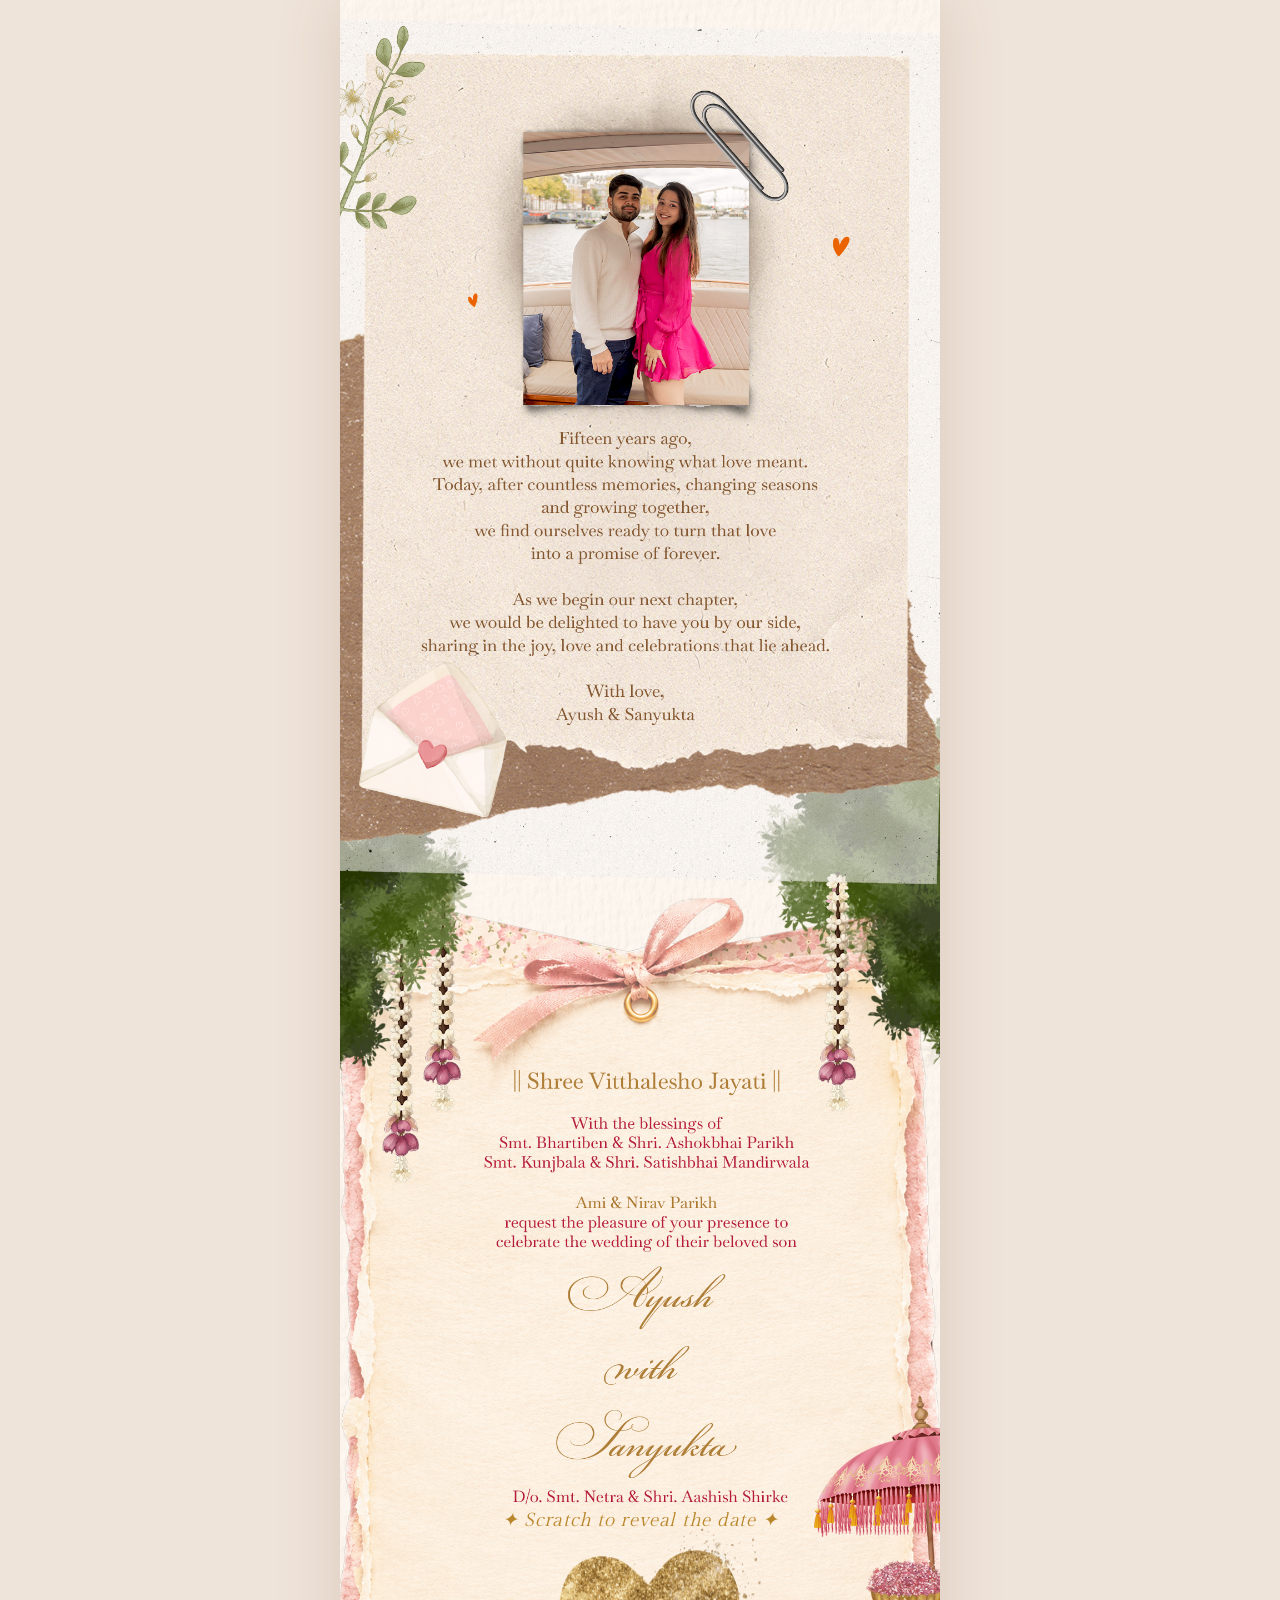
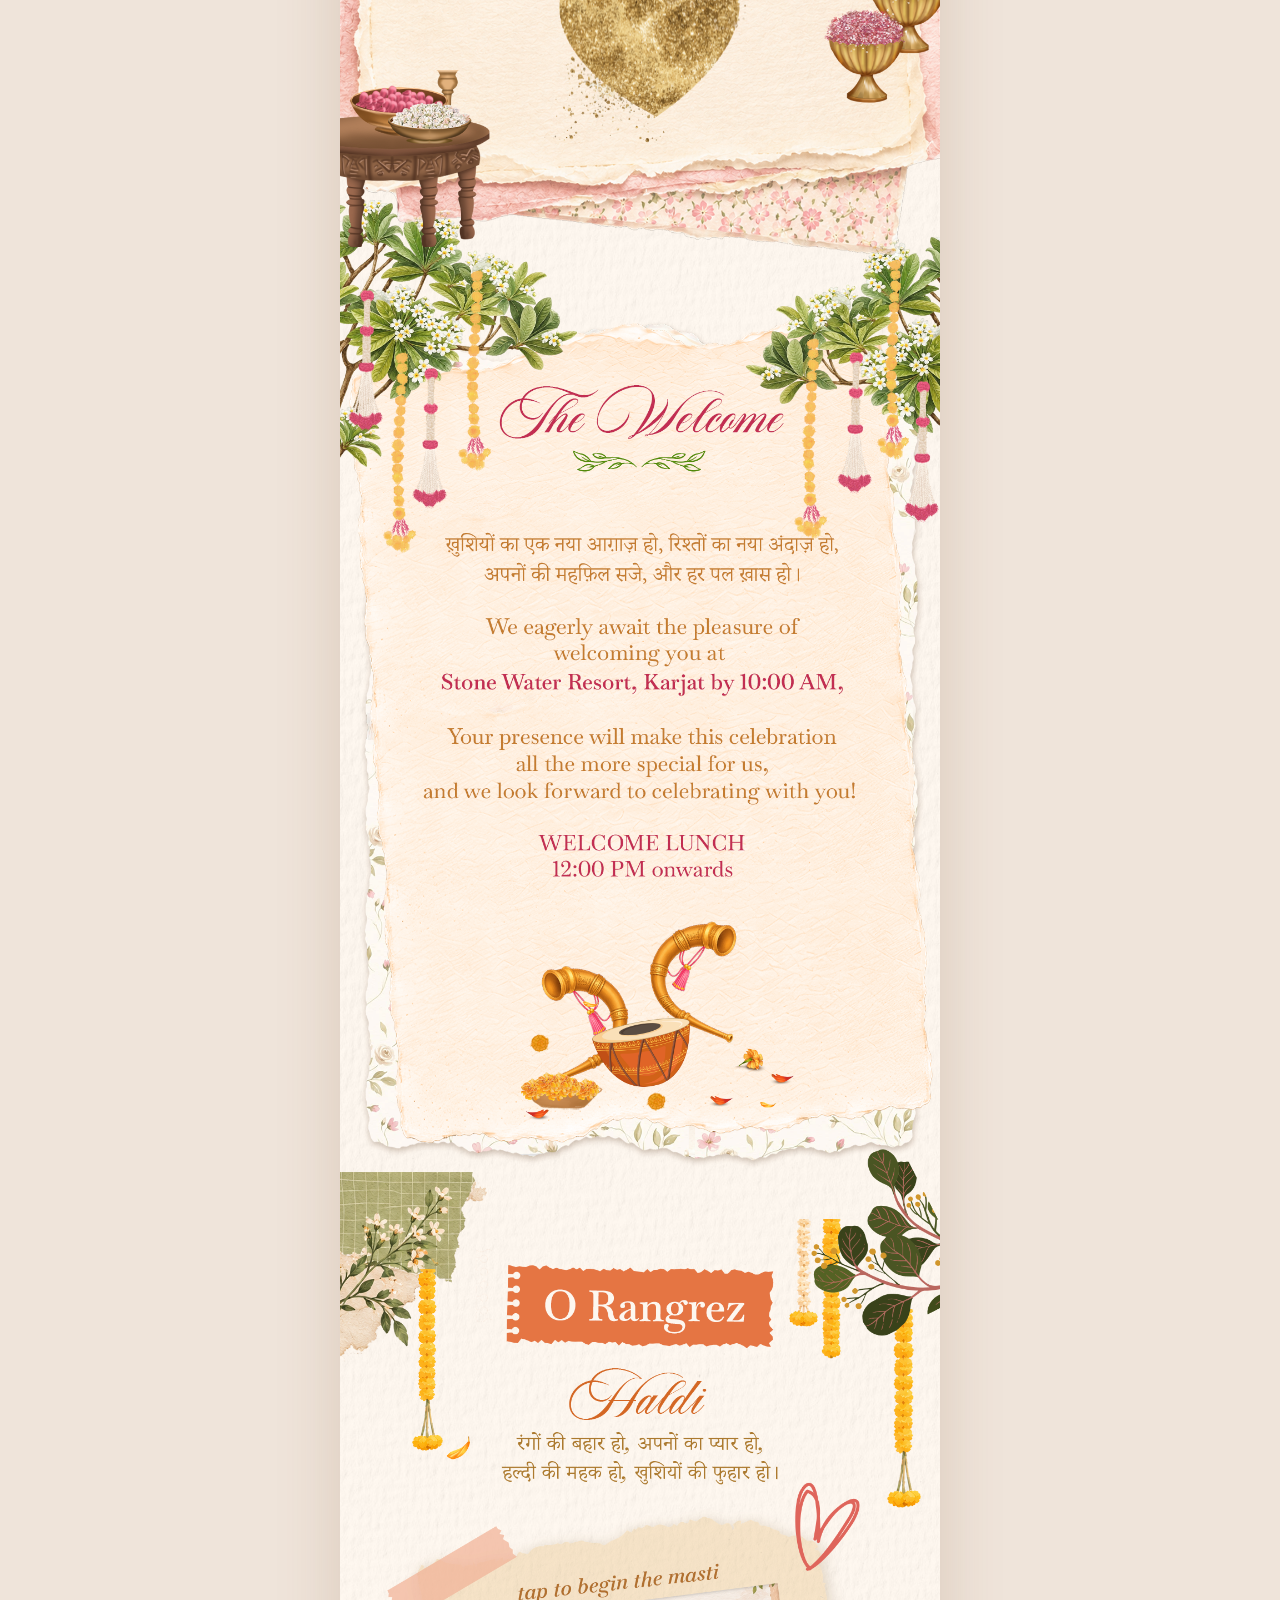
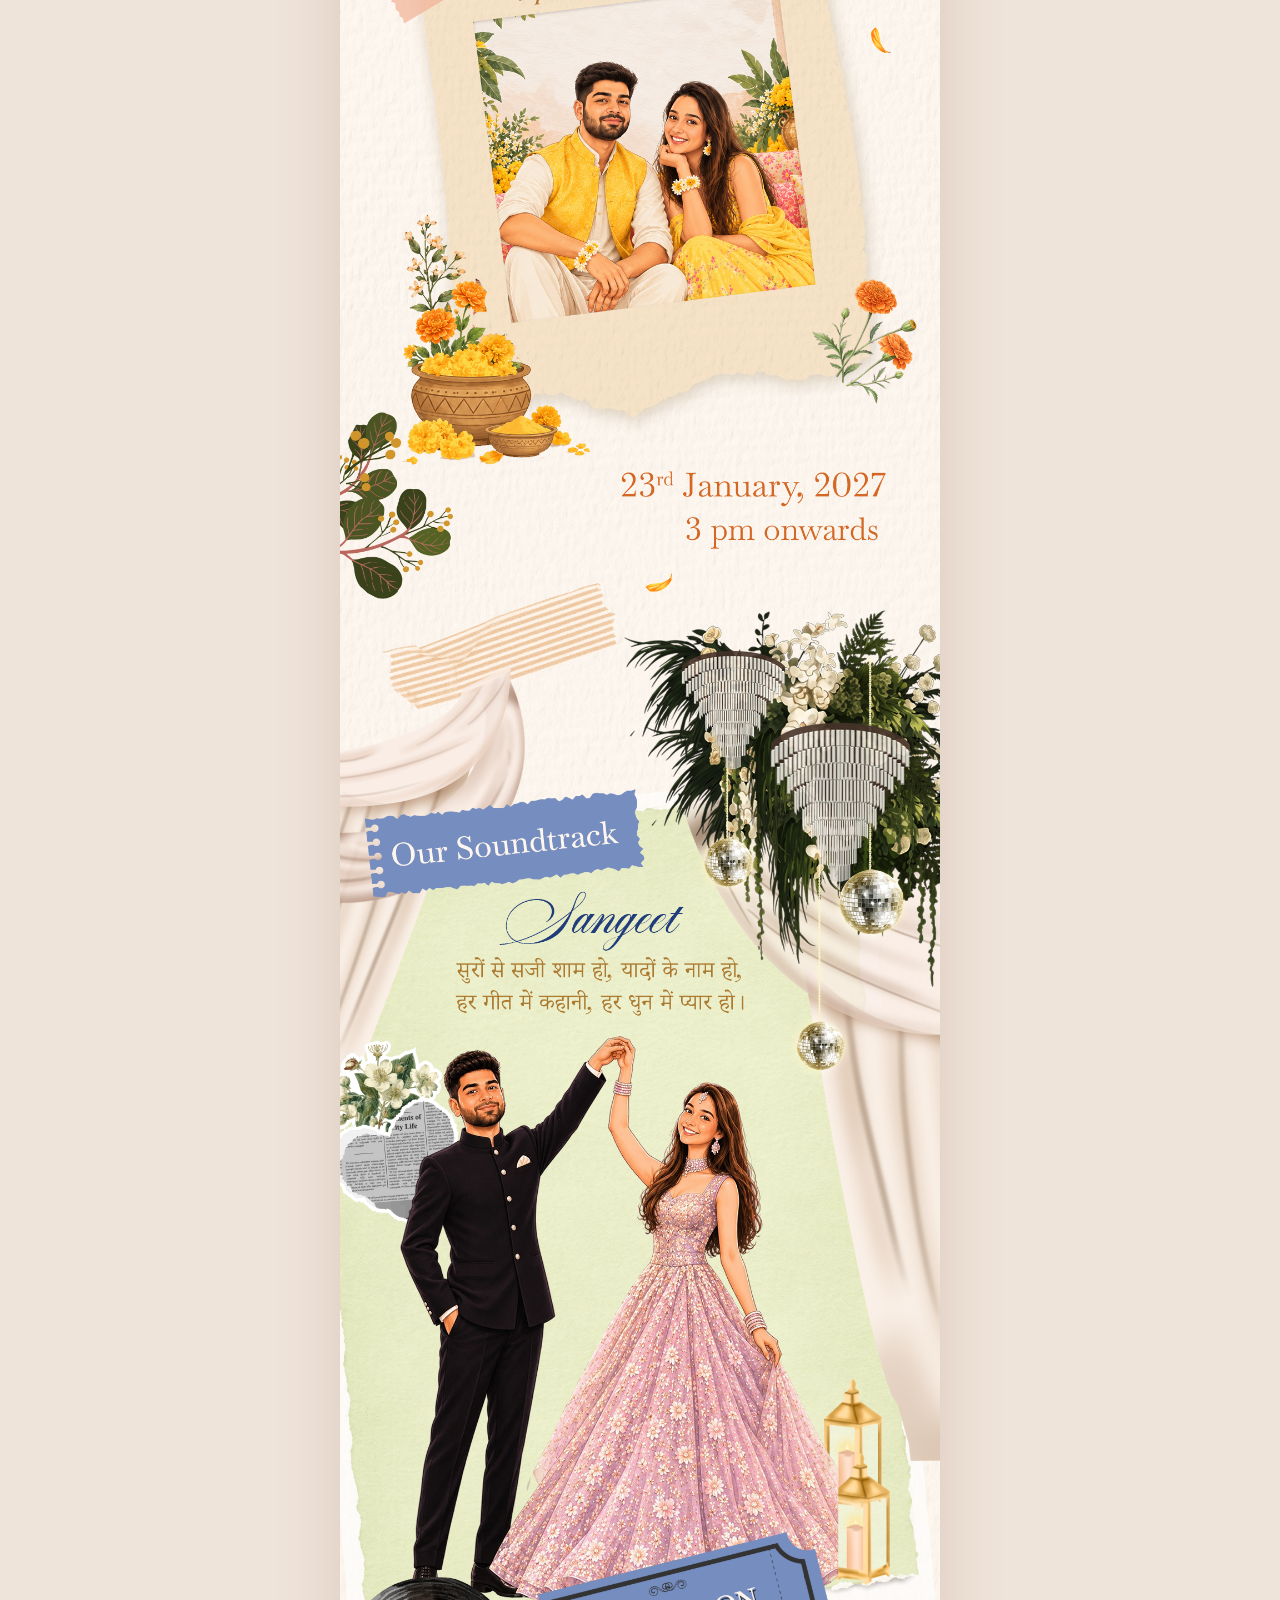
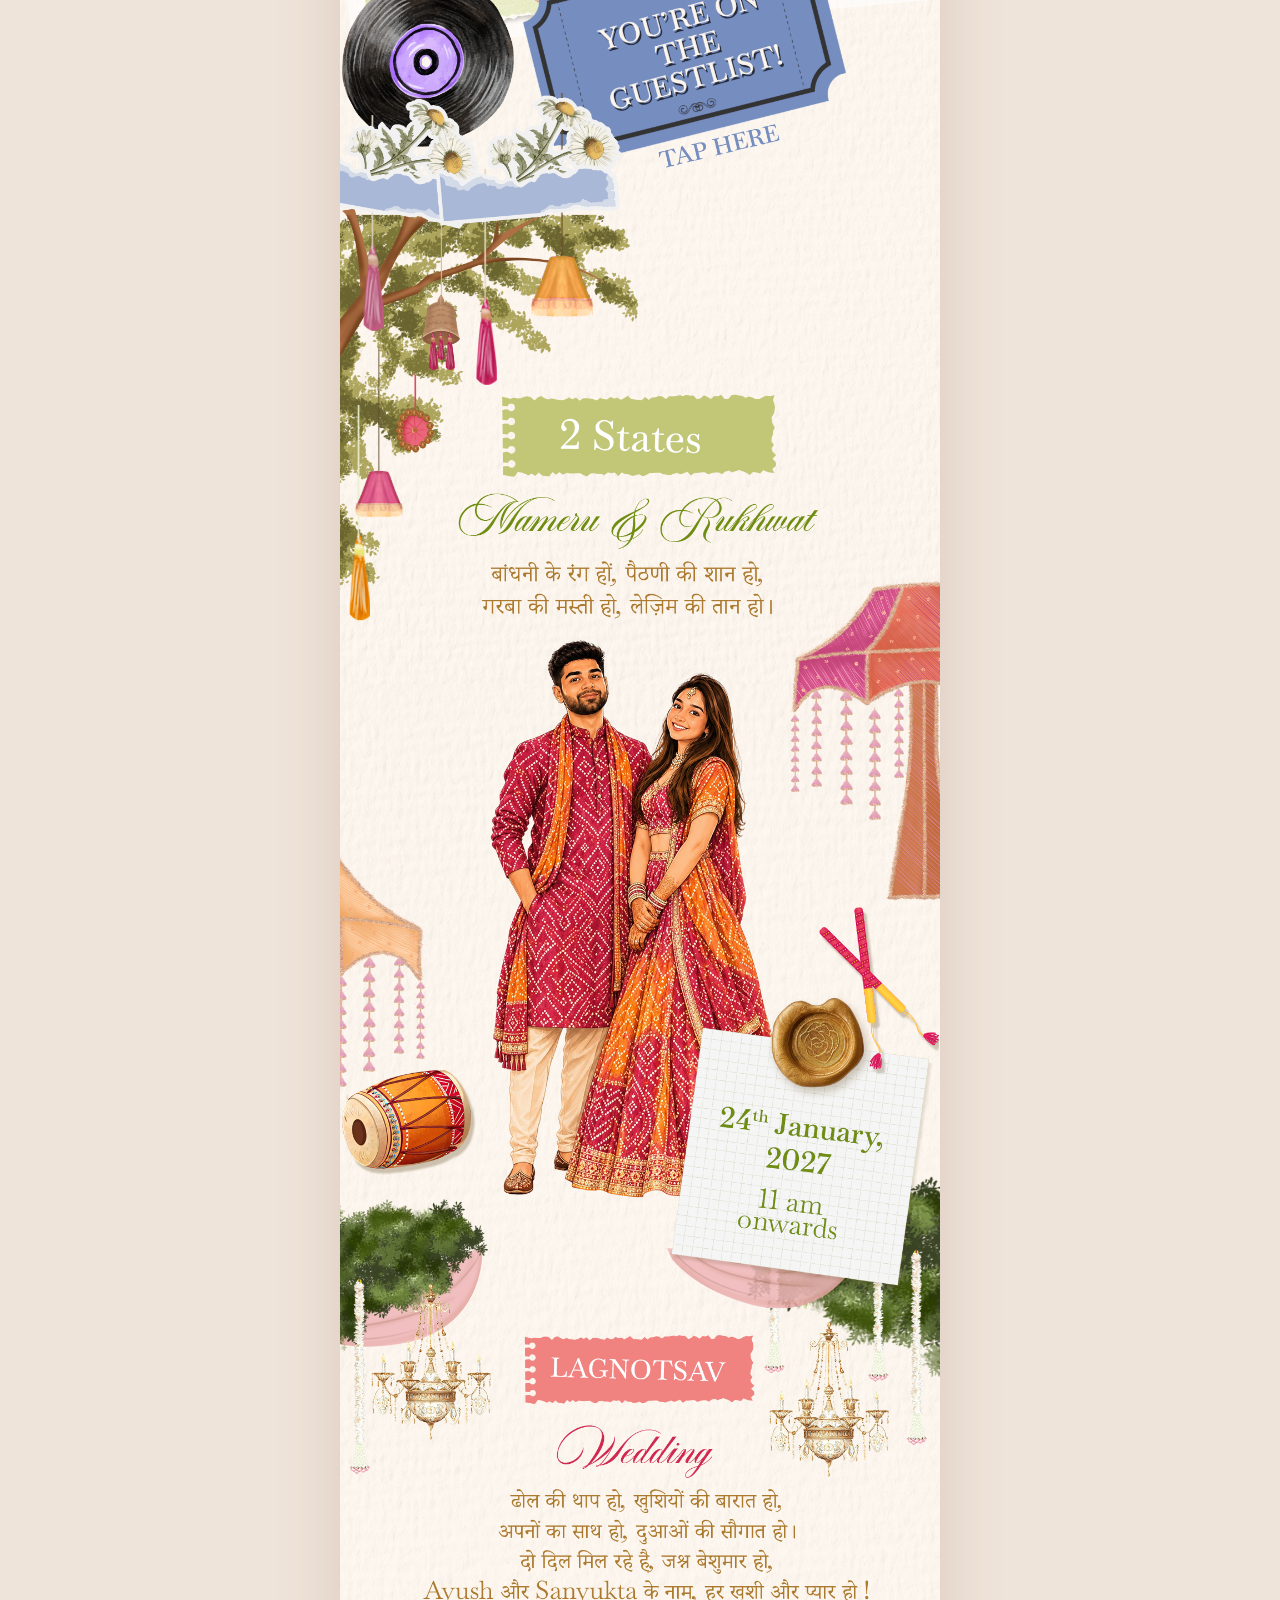
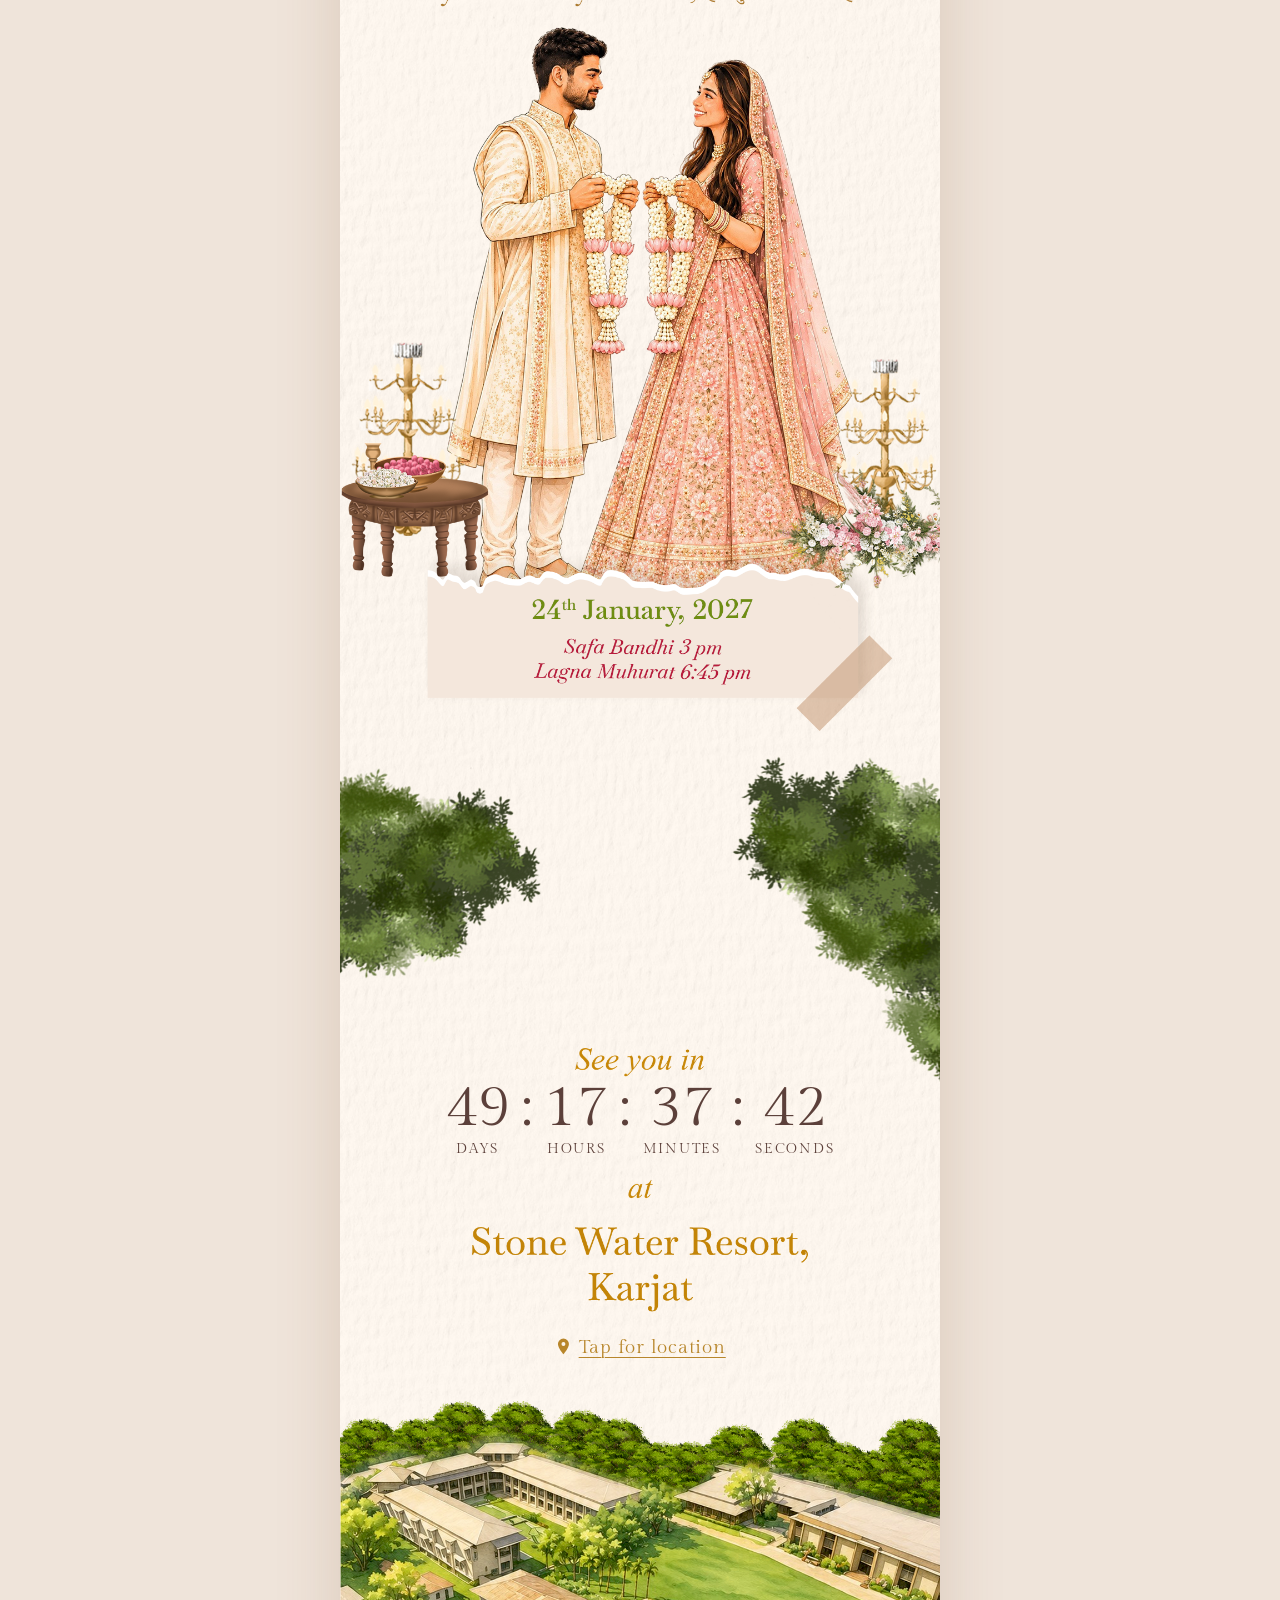
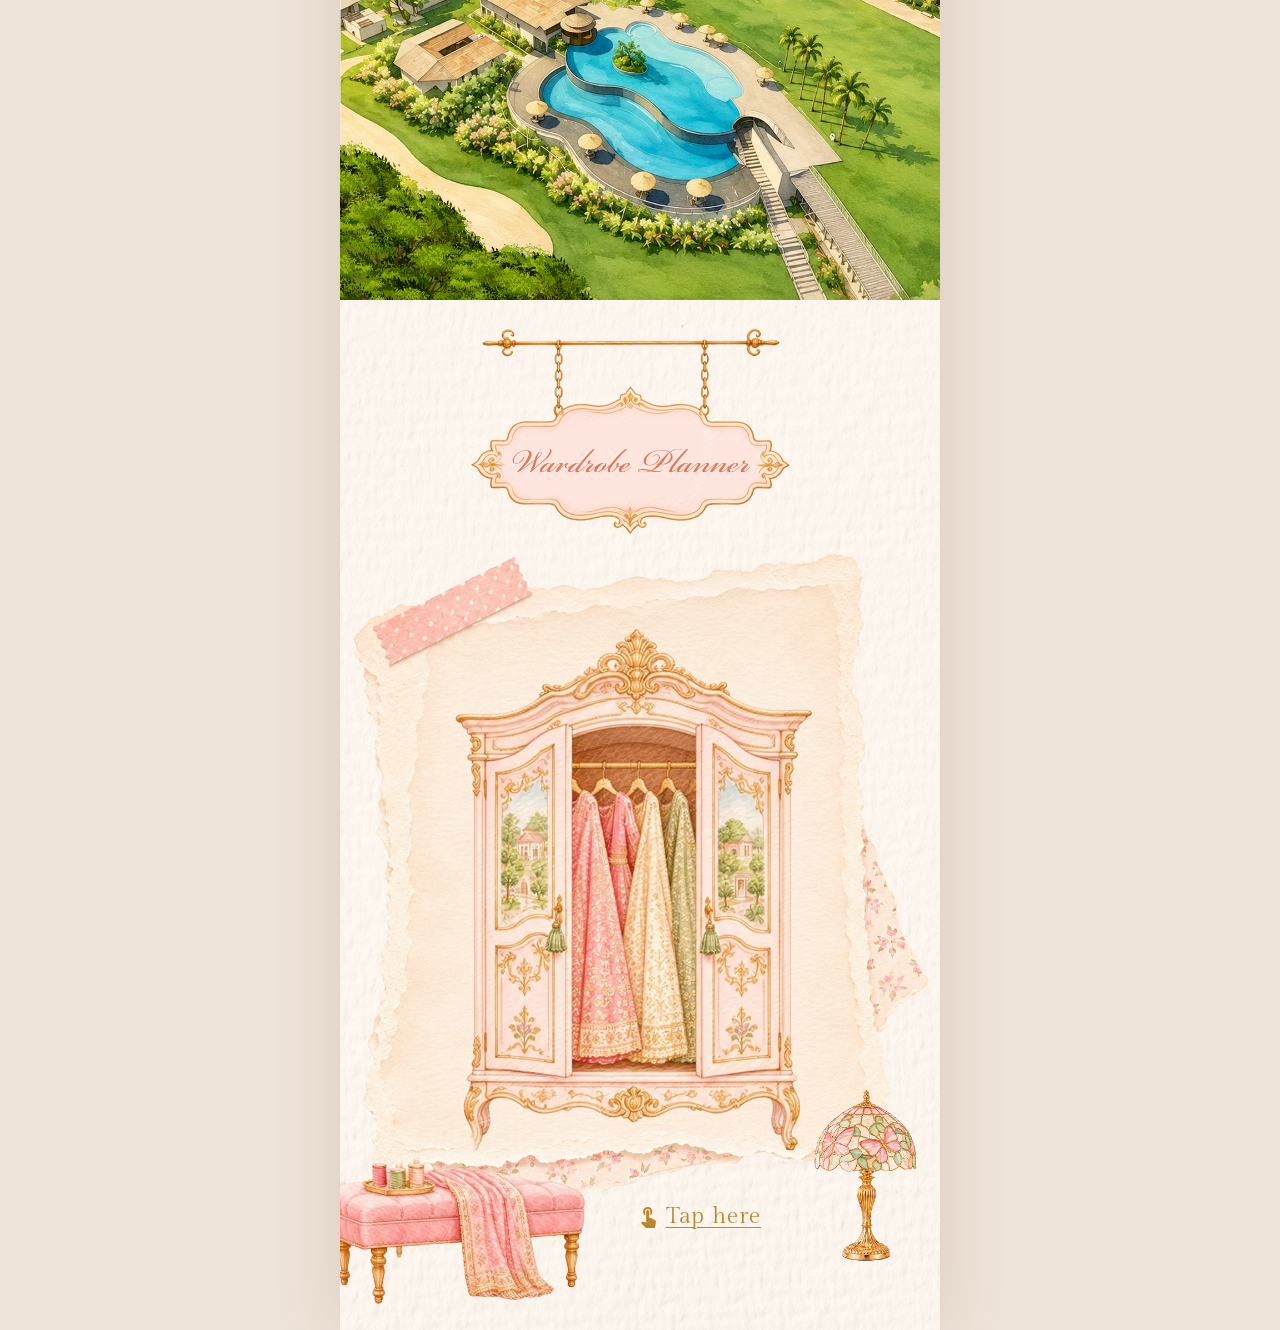
<file: index.html>
<!DOCTYPE html>
<html lang="en">
<head>
  <meta charset="UTF-8" />
  <meta name="viewport" content="width=device-width, initial-scale=1.0" />
  <title>Ayush & Sanyukta · Wedding Invitation</title>
  <meta name="description" content="Ayush weds Sanyukta · 23rd–24th January 2027 · Stone Water Resort, Karjat" />
  <link rel="preconnect" href="https://fonts.googleapis.com" />
  <link rel="preconnect" href="https://fonts.gstatic.com" crossorigin />
  <link href="https://fonts.googleapis.com/css2?family=Gilda+Display&display=swap" rel="stylesheet" />
  <!-- bump ?v= after every change so browsers load the new files instead of a cached copy -->
  <link rel="stylesheet" href="style.css?v=30" />
</head>
<body class="intro-on">

  <!-- Intro video: plays, holds on its "tap to open" frame, and opens the invite when tapped -->
  <div id="intro" aria-label="Intro video">
    <video id="introVideo" src="book.mp4#t=0.05" muted playsinline preload="auto"></video>
  </div>

  <div id="loader">
    <div class="loader-inner">
      <span class="loader-names">Ayush &amp; Sanyukta</span>
      <span class="loader-bar"><i></i></span>
    </div>
  </div>

  <!--
    The whole invite is ONE canvas, 1080 x 16794 px (reference design + room for the planner at the end).
    Each element is placed with --x / --y / --w (and --h) in reference pixels;
    the CSS converts them to container units, so it scales exactly on any screen.
    Positions were measured against the reference by template matching.
    Elements are in PAINT ORDER: later lines are drawn on top.
  -->
  <main class="stage">

    <!-- ========== THE WELCOME (before Haldi; drawn under the invitation card so the card's torn edge overlaps it) ========== -->
    <!-- positions measured against the client's flat mockup by template matching -->
    <img class="el fade" src="assets/welcome/welcome.png?v=2" style="--x:16; --y:3452; --w:1052;"
         alt="The Welcome · We eagerly await the pleasure of welcoming you at Stone Water Resort, Karjat by 10:00 AM. Your presence will make this celebration all the more special for us · Welcome Lunch 12:00 PM onwards" />
    <img class="el tree-l" src="assets/welcome/left-tree.png"  style="--x:-50; --y:3240; --w:477;" alt="" />
    <img class="el tree-r" src="assets/welcome/right-tree.png" style="--x:730; --y:3302; --w:477;" alt="" />
    <!-- garlands hanging from the trees -->
    <img class="el swing"    src="assets/welcome/pink.png"   style="--x:14;   --y:3402; --w:63;" alt="" />
    <img class="el swing d3" src="assets/welcome/yellow.png" style="--x:78;   --y:3514; --w:59;" alt="" />
    <img class="el swing d2" src="assets/welcome/pink.png"   style="--x:130;  --y:3542; --w:63;" alt="" />
    <img class="el swing"    src="assets/welcome/yellow.png" style="--x:212;  --y:3366; --w:59;" alt="" />
    <img class="el swing d2" src="assets/welcome/yellow.png" style="--x:818;  --y:3488; --w:59;" alt="" />
    <img class="el swing d3" src="assets/welcome/pink.png"   style="--x:894;  --y:3514; --w:63;" alt="" />
    <img class="el swing"    src="assets/welcome/yellow.png" style="--x:966;  --y:3346; --w:59;" alt="" />
    <img class="el swing d2" src="assets/welcome/pink.png"   style="--x:1016; --y:3566; --w:63;" alt="" />

    <!-- ========== HALDI (back layer: sits under the invitation card) ========== -->
    <img class="el fade" src="assets/haldi/haldi.png" style="--x:0; --y:4990; --w:992;"
         alt="O Rangrez – Haldi · 23rd January 2027, 3 pm onwards" />
    <img class="el swing"    src="assets/haldi/marigold1.png" style="--x:130; --y:5164; --w:55;" alt="" />
    <img class="el swing d2" src="assets/haldi/marigold1.png" style="--x:985; --y:5236; --w:60;" alt="" />
    <img class="el swing d3" src="assets/haldi/mg2.png"       style="--x:808; --y:5074; --w:94;" alt="" />
    <img class="el sway"     src="assets/haldi/leaf1.png"     style="--x:848; --y:4949; --w:234;" alt="" />

    <!-- ========== INVITATION CARD ========== -->
    <img class="el fade" src="assets/intro/intro.png" style="--x:0; --y:1617; --w:1080;"
         alt="Shree Vitthalesho Jayati. Ami & Nirav Parikh request the pleasure of your presence to celebrate the wedding of their beloved son Ayush with Sanyukta" />
    <img class="el swing"    src="assets/intro/flower-hanging.png" style="--x:75;  --y:1699; --w:68;" alt="" />
    <img class="el swing d2" src="assets/intro/flower-hanging.png" style="--x:150; --y:1570; --w:68;" alt="" />
    <img class="el tree-l" src="assets/intro/tree2.png" style="--x:0;   --y:1452; --w:239;" alt="" />
    <img class="el tree-r" src="assets/intro/tree1.png" style="--x:748; --y:1260; --w:332;" alt="" />
    <img class="el swing d3" src="assets/intro/flower-hanging.png" style="--x:861; --y:1570; --w:68;" alt="" />

    <!-- ========== OUR STORY (its torn paper covers the tops of the trees) ========== -->
    <img class="el fade" src="assets/story/our-story.png" style="--x:0; --y:35; --w:1080;"
         alt="Fifteen years ago, we met without quite knowing what love meant… With love, Ayush & Sanyukta" />

    <!-- scratch the glitter heart → reveals "23rd - 24th Jan, 2027" printed on the card -->
    <div class="el scratch" id="scratch" style="--x:367; --y:2734; --w:391; --h:412;">
      <img class="scratch-img" src="assets/intro/glitter-heart.png" alt="" />
      <canvas id="scratchCanvas" aria-label="Scratch the heart to reveal the date"></canvas>
    </div>
    <!-- hint between the "D/o …" line and the heart; fades out once the date is revealed -->
    <p class="el scratch-hint" id="scratchHint" style="--x:240; --y:2716; --w:600;">✦ Scratch to reveal the date ✦</p>

    <!-- ========== HALDI (front layer) ========== -->
    <!-- tap the polaroid → haldi faces.
         haldi-face-match.png is this exact area of haldi.png with ONLY the faces turned yellow,
         so nothing moves when it appears (made from haldi-face.png by image matching). -->
    <button class="el haldi-photo" id="haldiPhoto" aria-label="Tap to begin the masti" aria-pressed="false"
            style="--x:230; --y:5720; --w:640; --h:630;">
      <img src="assets/haldi/haldi-face-match.png" alt="Ayush & Sanyukta with haldi on their faces" />
    </button>
    <img class="el sway d2" src="assets/haldi/flower.png" style="--x:849; --y:6263; --w:189;" alt="" />
    <img class="el sway d3" src="assets/haldi/leaf2.png"  style="--x:0;   --y:6502; --w:204;" alt="" />

    <!-- ========== SANGEET ========== -->
    <img class="el fade" src="assets/sangeet/sangeet.png" style="--x:0; --y:6858; --w:1080;" alt="Our Soundtrack – Sangeet" />
    <img class="el vinyl" id="vinyl" src="assets/sangeet/vinyle.png" style="--x:3; --y:8598; --w:310;" alt="Vinyl record" />
    <button class="el ticket" id="ticket" style="--x:329; --y:8518; --w:582; --h:416;" aria-label="Tap to open your ticket">
      <span class="ticket-inner">
        <img class="ticket-front" src="assets/sangeet/ticket1.png" alt="You're on the guestlist!" />
        <img class="ticket-back"  src="assets/sangeet/ticket2.png" alt="Admit one · Sat 23 Jan 2027 · 7:00 PM" />
      </span>
    </button>

    <!-- ========== WEDDING (under the Mameru date note) ========== -->
    <img class="el fade" src="assets/wedding/wedding.png" style="--x:0; --y:10739; --w:1080;"
         alt="Lagnotsav – Wedding · 24th January 2027 · Safa Bandhi 3 pm · Lagna Muhurat 6:45 pm" />
    <img class="el swing"    src="assets/wedding/chandelier.png" style="--x:55;  --y:10952; --w:217;" alt="" />
    <img class="el swing d2" src="assets/wedding/chandelier.png" style="--x:772; --y:11020; --w:217;" alt="" />
    <!-- PINK petals fall over the Lagnotsav section, once it scrolls into view -->
    <div class="el petal-zone" data-petal="assets/haldi/petal-pink.png" style="--x:0; --y:10739; --w:1080; --h:2097;" aria-hidden="true"></div>

    <!-- ========== MAMERU & RUKHWAT ========== -->
    <img class="el fade" src="assets/mameru/mameru.png" style="--x:0; --y:8807; --w:1080;"
         alt="2 States – Mameru & Rukhwat · 24th January 2027, 11 am onwards" />
    <img class="el swing"    src="assets/mameru/lamp3.png" style="--x:147; --y:9021; --w:69;" alt="" />
    <img class="el swing d2" src="assets/mameru/lamp2.png" style="--x:27;  --y:9265; --w:86;" alt="" />
    <img class="el dandiya"  src="assets/mameru/dandiya.png" style="--x:863; --y:10272; --w:216;" alt="" />
    <img class="el"          src="assets/sangeet/flower.png" style="--x:0; --y:8811; --w:508;" alt="" />

  
    <!-- ========== VENUE (before the planner, so guests see it before opening the style guide) ========== -->
    <img class="el fade" src="assets/venue/venue-see-you.png" style="--x:0; --y:13406; --w:1080;"
         alt="See you in … at Stone Water Resort, Karjat" />
    <img class="el tree-l" src="assets/venue/tree1.png" style="--x:0;   --y:12903; --w:362;" alt="" />
    <img class="el tree-r" src="assets/venue/tree2.png" style="--x:706; --y:12881; --w:374;" alt="" />

    <div class="el countdown" id="countdown" style="--x:0; --y:13462; --w:1080;" aria-label="Countdown to the celebrations">
      <span class="cd-unit"><b data-k="d">00</b><small>DAYS</small></span><i>:</i>
      <span class="cd-unit"><b data-k="h">00</b><small>HOURS</small></span><i>:</i>
      <span class="cd-unit"><b data-k="m">00</b><small>MINUTES</small></span><i>:</i>
      <span class="cd-unit"><b data-k="s">00</b><small>SECONDS</small></span>
    </div>
    <a class="el hotspot" href="https://www.google.com/maps/search/?api=1&query=Stone+Water+Resort+Karjat"
       target="_blank" rel="noopener" style="--x:220; --y:13704; --w:640; --h:270;" aria-label="Open Stone Water Resort, Karjat in Google Maps">
      <span class="location-label">
        <svg viewBox="0 0 24 24" aria-hidden="true"><path d="M12 2a7 7 0 0 0-7 7c0 5.25 7 13 7 13s7-7.75 7-13a7 7 0 0 0-7-7zm0 9.5A2.5 2.5 0 1 1 12 6.5a2.5 2.5 0 0 1 0 5z"/></svg>
        Tap for location
      </span>
    </a>

    <!-- ========== WARDROBE PLANNER (last page) ========== -->
    <img class="el fade" src="assets/planner/planner.png" style="--x:0; --y:14985; --w:1061;" alt="Wardrobe Planner" />
    <a class="el hotspot planner-link" href="#" style="--x:240; --y:15095; --w:560; --h:260;" aria-label="Open wardrobe planner"></a>
    <a class="el hotspot planner-link" href="#" style="--x:210; --y:15525; --w:640; --h:950;" aria-label="Open wardrobe planner"></a>
    <!-- "Tap here" under the wardrobe, between the bench and the lamp -->
    <a class="el hotspot planner-link" href="#" style="--x:440; --y:16544; --w:410; --h:90;" aria-label="Tap here to open the wardrobe planner">
      <span class="tap-label">
        <svg viewBox="0 0 24 24" aria-hidden="true"><path d="M9 11.24V7.5a2.5 2.5 0 0 1 5 0v3.74c1.21-.81 2-2.18 2-3.74C16 5.01 13.99 3 11.5 3S7 5.01 7 7.5c0 1.56.79 2.93 2 3.74zm9.84 4.63-4.54-2.26c-.17-.07-.35-.11-.54-.11H13v-6a1.5 1.5 0 0 0-3 0v10.74l-3.43-.72a1.12 1.12 0 0 0-1.03 1.88l4.01 4.01c.27.27.65.44 1.06.44h6.79c.75 0 1.33-.55 1.44-1.28l.75-5.27a1.5 1.5 0 0 0-.75-1.43z"/></svg>
        Tap here
      </span>
    </a>
    <!-- marigold petals fall over the planner section only, once it scrolls into view -->
    <div class="el petal-zone" style="--x:0; --y:14985; --w:1080; --h:1762;" aria-hidden="true"></div>

  </main>

  <script src="script.js?v=30"></script>
</body>
</html>
</file>
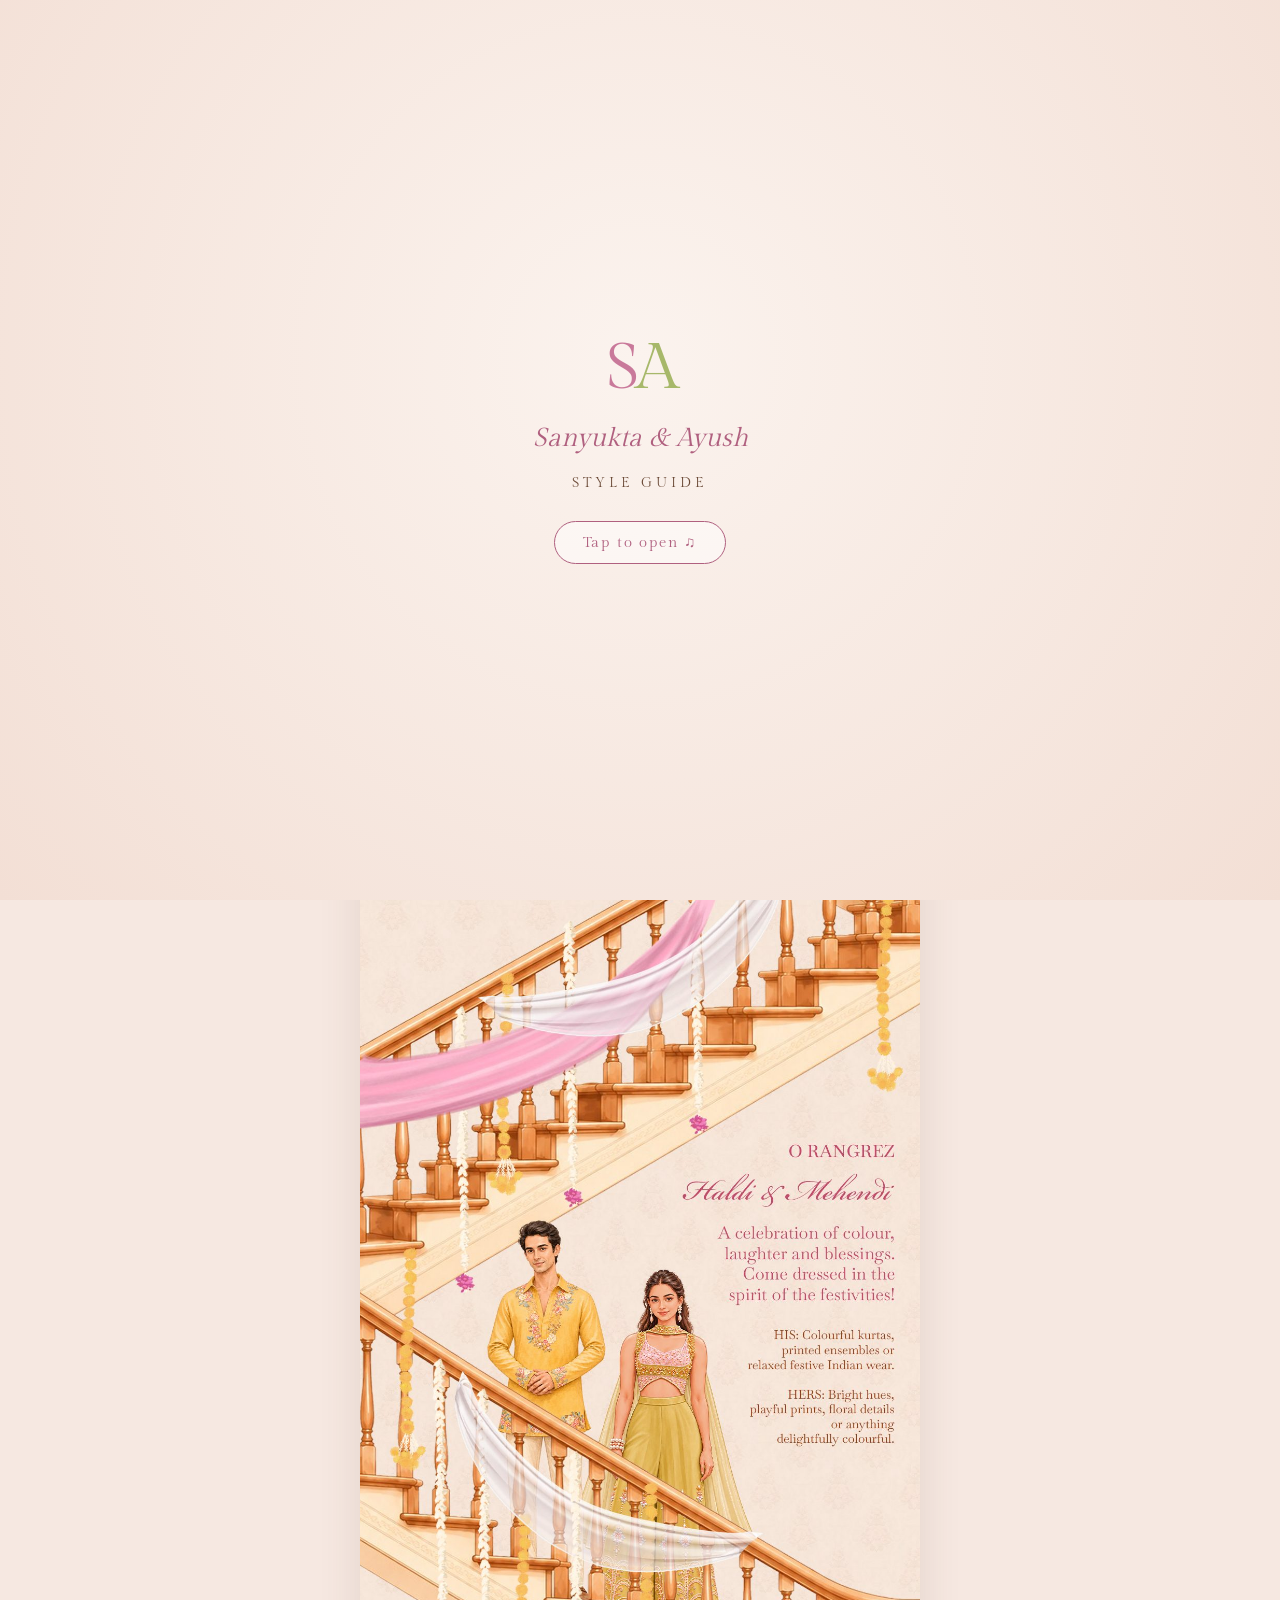
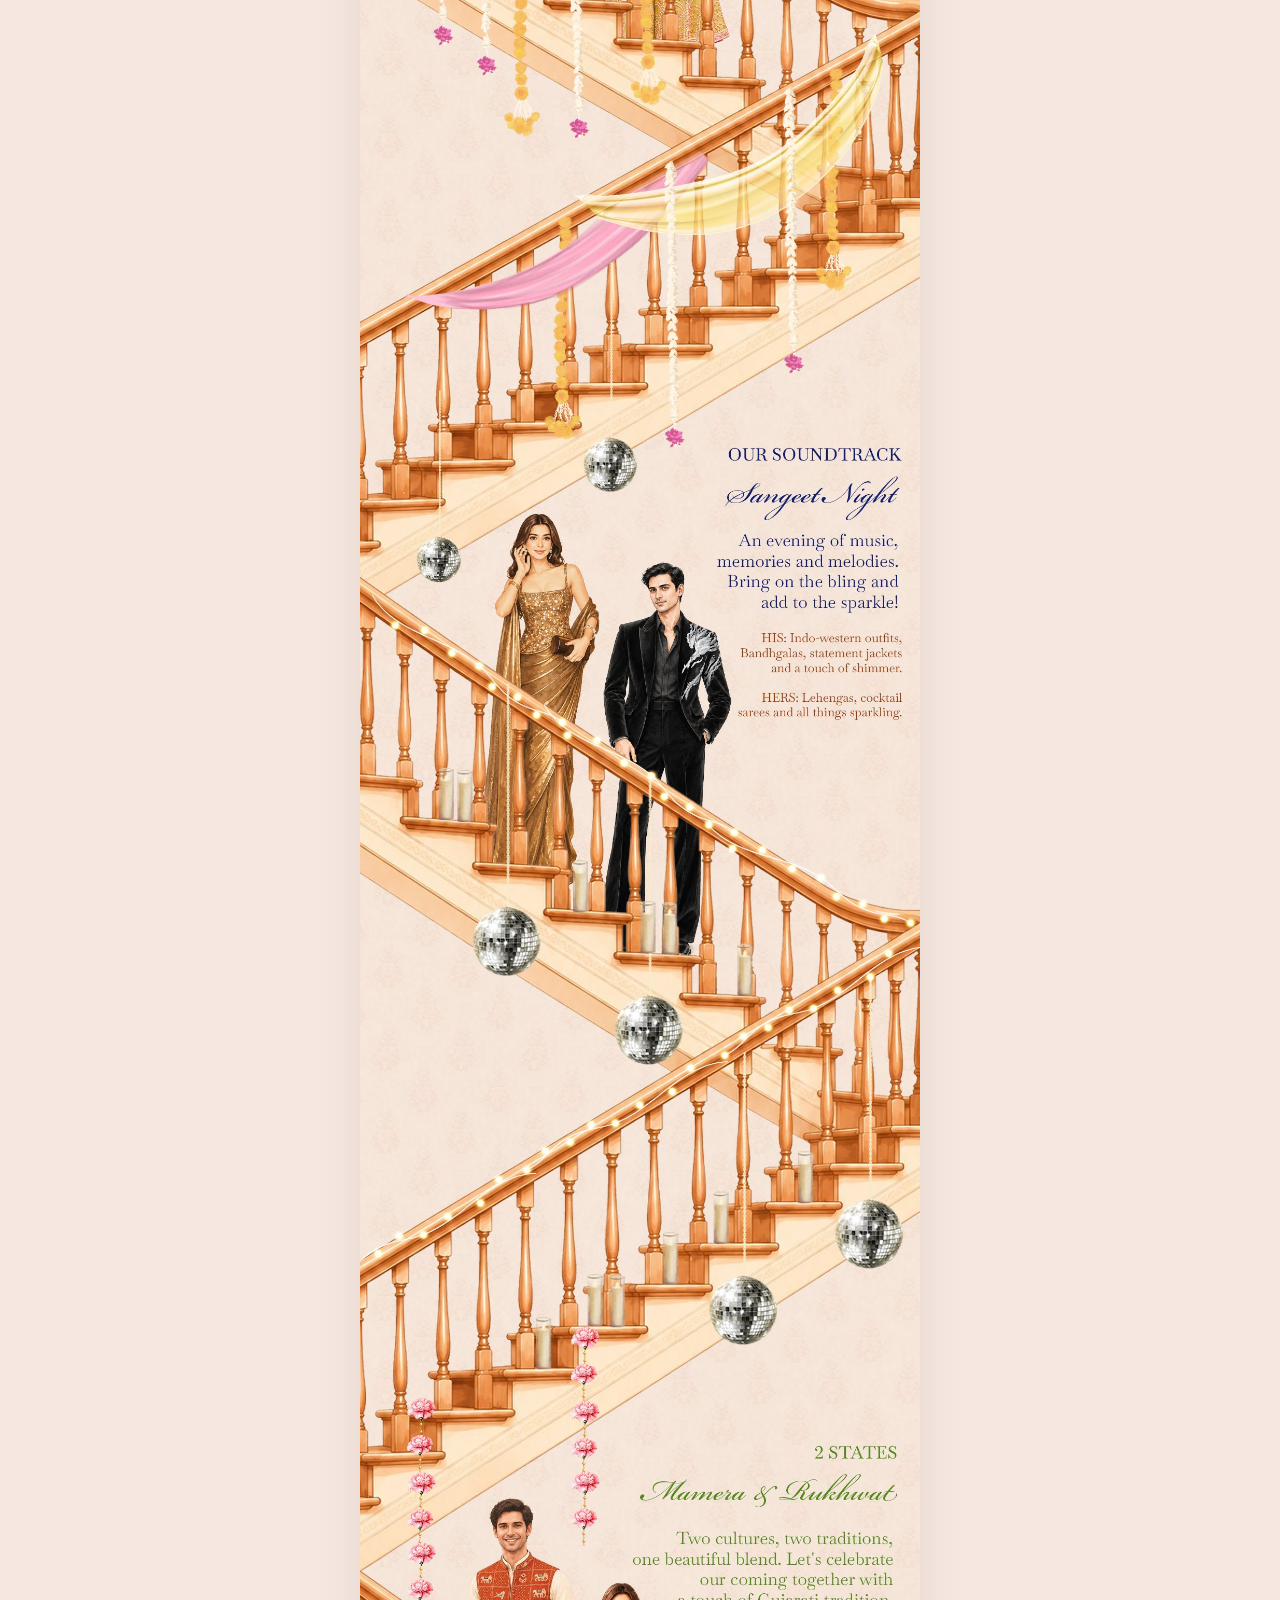
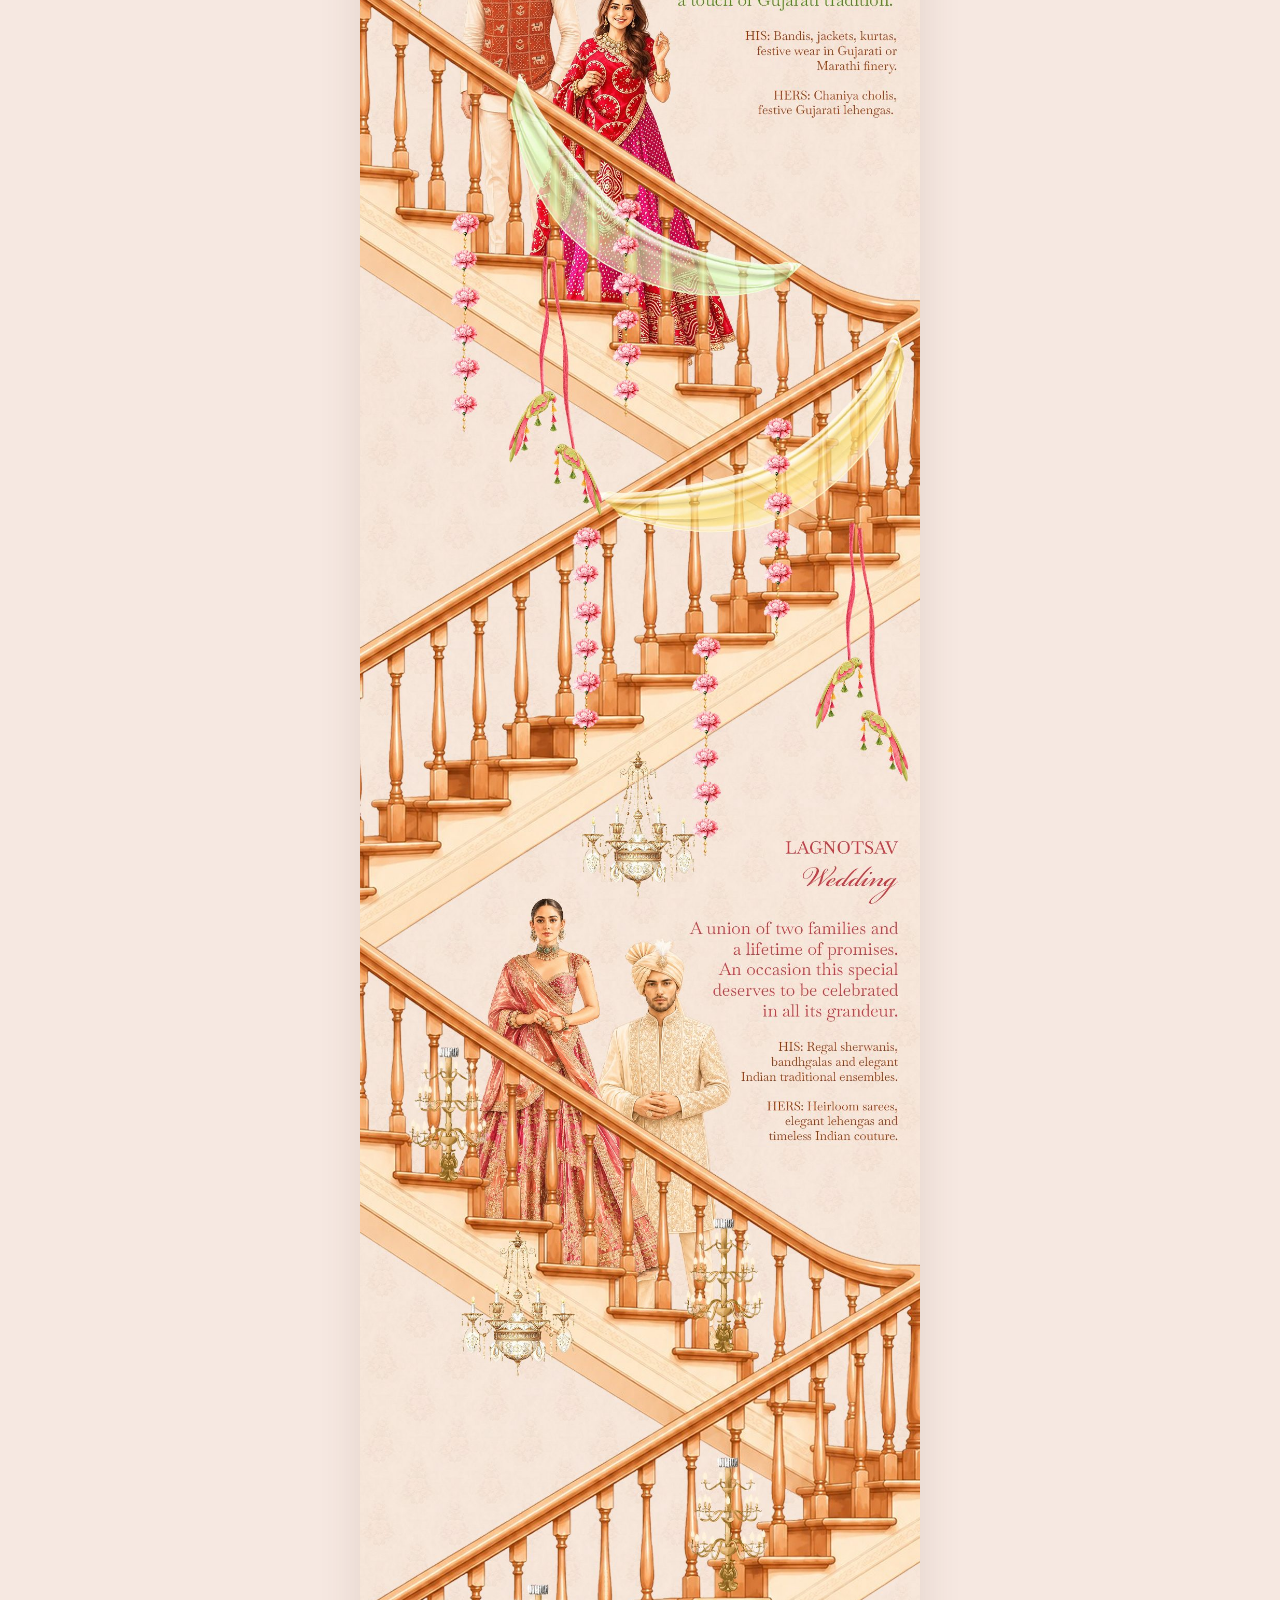
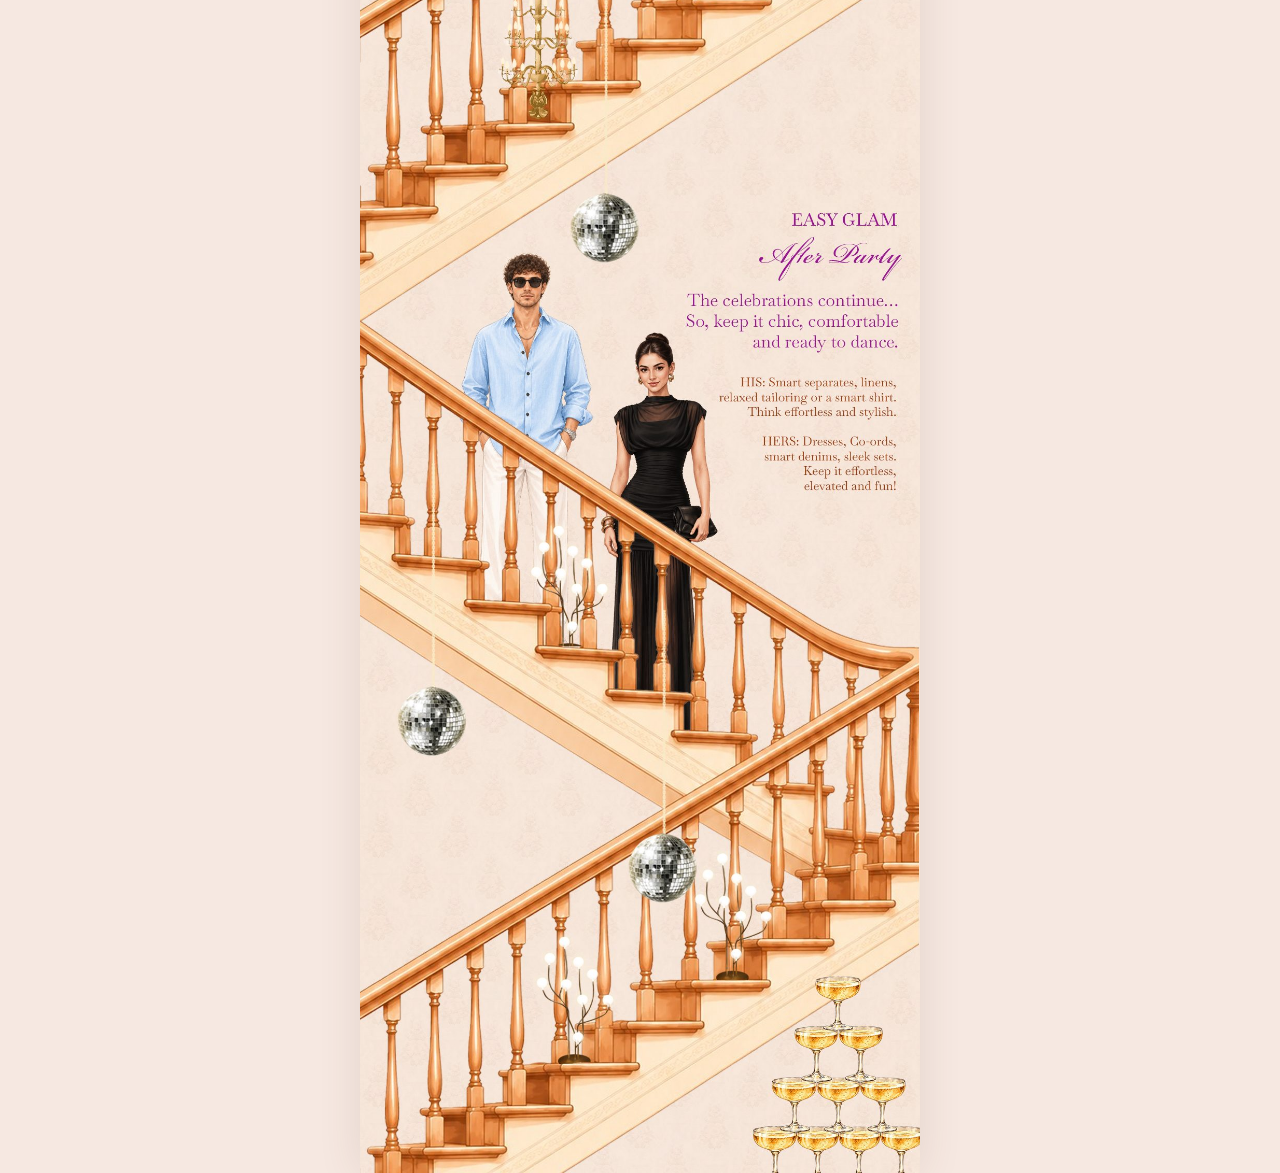
<file: planner.html>
<!DOCTYPE html>
<html lang="en">
<head>
  <meta charset="UTF-8" />
  <meta name="viewport" content="width=device-width, initial-scale=1.0" />
  <title>Sanyukta & Ayush · Style Guide</title>
  <meta name="description" content="Sanyukta & Ayush · Wardrobe planner & style guide for every celebration" />
  <meta name="theme-color" content="#f6e8e1" />
  <link rel="preconnect" href="https://fonts.googleapis.com" />
  <link rel="preconnect" href="https://fonts.gstatic.com" crossorigin />
  <link href="https://fonts.googleapis.com/css2?family=Gilda+Display&display=swap" rel="stylesheet" />
  <link rel="preload" as="image" href="assets/styleguide/style-1.jpg" />
  <style>
    *, *::before, *::after { box-sizing: border-box; }
    html, body { margin: 0; }
    body {
      background: #f6e8e1;
      font-family: "Gilda Display", Georgia, serif;
      color: #5a3b2a;
      -webkit-tap-highlight-color: transparent;
    }
    body.locked { overflow: hidden; }

    /* the guide: one tall image cut into 6 parts so the top shows while the rest loads */
    .guide {
      width: 100%; max-width: 560px; margin: 0 auto;
      background: #f6e8e1;
      box-shadow: 0 0 40px rgba(90, 59, 42, .12);
    }
    .guide img {
      display: block; width: 100%; height: auto;
      aspect-ratio: 1080 / 1920;          /* reserves space → no jumping while loading */
      opacity: 0; transition: opacity .8s ease;
    }
    .guide img.in { opacity: 1; }

    /* tap-to-open screen (browsers only allow music after a tap) */
    #gate {
      position: fixed; inset: 0; z-index: 60;
      display: flex; flex-direction: column; align-items: center; justify-content: center; gap: 22px;
      background: radial-gradient(circle at 50% 40%, #fbf3ee 0%, #f3dfd5 100%);
      text-align: center; padding: 24px;
      transition: opacity .9s ease, visibility .9s;
      cursor: pointer;
    }
    #gate.hide { opacity: 0; visibility: hidden; }
    #gate .mono { font-size: 64px; line-height: 1; color: #c9799a; letter-spacing: -4px; }
    #gate .mono span { color: #a7b86a; }
    #gate h1 { margin: 0; font-weight: 400; font-size: 26px; color: #b0607f; font-style: italic; }
    #gate p { margin: 0; font-size: 14px; letter-spacing: .28em; text-transform: uppercase; color: #6b4a37; }
    #gate .open {
      margin-top: 8px; padding: 12px 28px; border-radius: 999px;
      border: 1px solid #b0607f; color: #b0607f; background: rgba(255, 255, 255, .5);
      font: inherit; font-size: 15px; letter-spacing: .12em; cursor: pointer;
      animation: pulse 2.2s ease-in-out infinite;
    }
    @keyframes pulse { 50% { transform: scale(1.06); box-shadow: 0 0 0 8px rgba(176, 96, 127, .08); } }

    /* back to the invitation */
    .back {
      position: fixed; left: 14px; top: 14px; z-index: 50;
      padding: 8px 14px; border-radius: 999px;
      background: rgba(60, 40, 20, .6); color: #fff; text-decoration: none;
      font-size: 13px; letter-spacing: .04em;
      box-shadow: 0 2px 8px rgba(0, 0, 0, .2);
    }

    /* floating music button – same look as on the invite */
    @keyframes musicSpin { to { transform: rotate(360deg); } }
    .music-btn {
      position: fixed; right: 16px; bottom: 16px; z-index: 50;
      width: 44px; height: 44px; border-radius: 50%; border: 0;
      display: grid; place-items: center;
      background: rgba(60, 40, 20, .7); color: #fff; font-size: 20px; cursor: pointer;
      box-shadow: 0 2px 8px rgba(0, 0, 0, .2);
    }
    .music-btn span { display: block; }
    .music-btn.playing span { animation: musicSpin 3s linear infinite; }
    .music-btn:not(.playing) { opacity: .7; }
    .music-btn:not(.playing)::after {
      content: ""; position: absolute; width: 26px; height: 2px; background: #fff; transform: rotate(-45deg);
    }

    @media (prefers-reduced-motion: reduce) {
      *, *::before, *::after { animation: none !important; transition: none !important; }
      .guide img { opacity: 1; }
    }
  </style>
</head>
<body class="locked">

  <div id="gate" role="button" tabindex="0" aria-label="Tap to open the style guide">
    <div class="mono">S<span>A</span></div>
    <h1>Sanyukta &amp; Ayush</h1>
    <p>Style Guide</p>
    <button class="open" type="button">Tap to open ♫</button>
  </div>

  <a class="back" href="index.html" aria-label="Back to the invitation">← Invite</a>

  <main class="guide" aria-label="Style guide">
    <img src="assets/styleguide/style-1.jpg" alt="Sanyukta & Ayush · Style Guide" />
    <img src="assets/styleguide/style-2.jpg" alt="O Rangrez · Haldi & Mehendi · A celebration of colour, laughter and blessings. His: colourful kurtas, printed ensembles or relaxed festive Indian wear. Hers: bright hues, playful prints, floral details." loading="lazy" />
    <img src="assets/styleguide/style-3.jpg" alt="Our Soundtrack · Sangeet Night · Bring on the bling. His: Indo-western outfits, bandhgalas, statement jackets. Hers: lehengas, cocktail sarees and all things sparkling." loading="lazy" />
    <img src="assets/styleguide/style-4.jpg" alt="2 States · Mameru & Rukhwat · A touch of Gujarati tradition. His: bandis, jackets, kurtas, festive Gujarati or Marathi wear. Hers: chaniya cholis, festive Gujarati lehengas." loading="lazy" />
    <img src="assets/styleguide/style-5.jpg" alt="Lagnotsav · Wedding · His: regal sherwanis, bandhgalas and elegant Indian traditional ensembles. Hers: heirloom sarees, elegant lehengas and timeless Indian couture." loading="lazy" />
    <img class="last" src="assets/styleguide/style-6.jpg" alt="Easy Glam · After Party · His: smart separates, linens, relaxed tailoring or a smart shirt. Hers: dresses, co-ords, smart drapes, sleek sets." loading="lazy" />
  </main>

  <script>
    /* ---------- fade each part in once it has loaded ---------- */
    document.querySelectorAll(".guide img").forEach((img) => {
      const show = () => img.classList.add("in");
      img.complete ? show() : img.addEventListener("load", show, { once: true });
    });

    /* ---------- background music ---------- */
    // A real MP3 served with the site. (The Shopify "audio.mp3" is actually a WebM file,
    // which laptops play but iPhones and many Android phones refuse.)
    const MUSIC_URL = "assets/music/wedding-song.mp3";
    const audio = new Audio(MUSIC_URL);
    audio.loop = true;
    audio.preload = "auto";
    audio.setAttribute("playsinline", "");
    audio.volume = 0.6;
    let wanted = true;

    const btn = document.createElement("button");
    btn.className = "music-btn";
    btn.innerHTML = '<span aria-hidden="true">♫</span>';
    document.body.appendChild(btn);
    const paint = () => {
      const on = !audio.paused;
      btn.classList.toggle("playing", on);
      btn.setAttribute("aria-label", on ? "Pause music" : "Play music");
    };
    audio.addEventListener("play", paint);
    audio.addEventListener("pause", paint);
    audio.addEventListener("error", () => { btn.hidden = true; });
    paint();

    btn.addEventListener("click", () => {
      wanted = audio.paused;
      audio.paused ? audio.play().catch(() => {}) : audio.pause();
    });

    // pause when the guest switches app/tab, resume when they come back
    document.addEventListener("visibilitychange", () => {
      if (document.hidden) audio.pause();
      else if (wanted) audio.play().catch(() => {});
    });

    /* ---------- tap-to-open screen ---------- */
    const gate = document.getElementById("gate");
    const openGuide = () => {
      if (gate.classList.contains("hide")) return;
      gate.classList.add("hide");
      document.body.classList.remove("locked");
      wanted = true;
      audio.play().catch(() => {});
    };
    gate.addEventListener("click", openGuide);
    gate.addEventListener("keydown", (e) => { if (e.key === "Enter" || e.key === " ") openGuide(); });

    // Safety net for phones: if the music still isn't playing, the guest's next tap anywhere starts it.
    const kick = (e) => {
      if (e.target.closest && e.target.closest(".music-btn")) return; // the ♫ button handles itself
      if (wanted && audio.paused) audio.play().catch(() => {});
    };
    document.addEventListener("touchend", kick, { passive: true });
    document.addEventListener("click", kick);

    // Some browsers allow sound straight away (e.g. right after tapping the planner on the invite):
    // if so, skip the tap screen and go directly to the guide.
    audio.play().then(() => {
      gate.classList.add("hide");
      document.body.classList.remove("locked");
    }).catch(() => { /* blocked → guest taps "Tap to open", which starts the music */ });
  </script>
</body>
</html>
</file>
<file: style.css>
/* =========================================================
   Layout system
   The invite is one 1080 x 16794 canvas (reference design + The Welcome page + room for the planner at the end).
   1 design px = 100cqw / 1080, so  calc(N * var(--px))  is N design pixels.
   ========================================================= */
:root {
  --gold: #b8862b;
  --brown: #5c403a;
  --paper: #fcf3ec;
  --max: 600px;
}

* { box-sizing: border-box; margin: 0; padding: 0; }

body {
  background: #efe4da;
  font-family: "Gilda Display", Georgia, serif;
  overflow-x: hidden;
  -webkit-tap-highlight-color: transparent;
}

img { display: block; user-select: none; -webkit-user-drag: none; }
button { border: 0; background: none; padding: 0; cursor: pointer; font: inherit; }

.stage {
  position: relative;
  width: 100%;
  max-width: var(--max);
  margin: 0 auto;
  aspect-ratio: 1080 / 16794;
  container-type: inline-size;
  overflow: hidden;
  background: var(--paper) url("assets/main-bg.jpg") top left / 100% 100% no-repeat;
  box-shadow: 0 0 60px rgba(120, 80, 40, .18);
}

/* every placed element */
.el {
  --px: calc(100cqw / 1080);
  position: absolute;
  left:  calc(var(--x) * var(--px));
  top:   calc(var(--y) * var(--px));
  width: calc(var(--w) * var(--px));
  height: auto;
}
.el[style*="--h"] { height: calc(var(--h) * var(--px)); }img.el { pointer-events: none; }

/* =========================================================
   Motion (subtle, so placement stays true to the design)
   ========================================================= */
@keyframes swing   { 0%,100% { transform: rotate(-2.5deg); } 50% { transform: rotate(2.5deg); } }
@keyframes sway    { 0%,100% { transform: rotate(-1.5deg); } 50% { transform: rotate(1.5deg); } }
@keyframes rustleL { 0%,100% { transform: rotate(0); } 50% { transform: rotate(-1.5deg) scale(1.01); } }
@keyframes rustleR { 0%,100% { transform: rotate(0); } 50% { transform: rotate(1.5deg) scale(1.01); } }
@keyframes spin    { to { transform: rotate(360deg); } }
@keyframes bob     { 0%,100% { translate: 0 0; } 50% { translate: 0 calc(-6 * var(--px)); } }
@keyframes dandiya { 0%,100% { transform: rotate(-5deg); } 50% { transform: rotate(5deg); } }
@keyframes shimmer { 0%,100% { filter: brightness(1) drop-shadow(0 0 0 rgba(212,164,58,0)); }
                     50%     { filter: brightness(1.12) drop-shadow(0 0 12px rgba(212,164,58,.55)); } }

.swing   { transform-origin: 50% 0;    animation: swing 4s ease-in-out infinite; }
.sway    { transform-origin: 50% 100%; animation: sway 6s ease-in-out infinite; }
.tree-l  { transform-origin: 0 0;      animation: rustleL 8s ease-in-out infinite; }
.tree-r  { transform-origin: 100% 0;   animation: rustleR 8s ease-in-out infinite; }
.dandiya { transform-origin: 50% 50%;  animation: dandiya 2.6s ease-in-out infinite; }
.d2 { animation-delay: -1.3s; }
.d3 { animation-delay: -2.6s; }

/* fade-in on scroll (JS adds .in) */
.fade { opacity: 0; transition: opacity 1.1s ease; }
.fade.in { opacity: 1; }

/* =========================================================
   Scratch heart
   ========================================================= */
.scratch { touch-action: none; cursor: grab; animation: shimmer 2.4s ease-in-out infinite; }
.scratch-img { display: none; }
.scratch canvas { width: 100%; height: 100%; display: block; }
.scratch.done { animation: none; transition: opacity .8s ease, transform .8s ease; opacity: 0; transform: scale(1.15); pointer-events: none; }
/* "Scratch to reveal the date" hint above the heart */
@keyframes hintPulse { 0%,100% { opacity: .65; } 50% { opacity: 1; } }
.scratch-hint {
  text-align: center; color: var(--gold);
  font-size: calc(34 * var(--px)); font-style: italic; letter-spacing: .04em; line-height: 1.2;
  pointer-events: none;
  animation: hintPulse 2.4s ease-in-out infinite;
}
.scratch-hint.done { animation: none; opacity: 0; transition: opacity .6s ease; }

/* =========================================================
   Haldi polaroid
   ========================================================= */
.haldi-photo { outline: none; } /* no blue box after a tap */
/* the haldi faces spread out from the tap point like a haldi splash */
.haldi-photo img {
  position: absolute; inset: 0;
  width: 100%; height: 100%;
  clip-path: circle(0% at var(--cx, 50%) var(--cy, 50%));
  transition: clip-path 1s cubic-bezier(.6, 0, .2, 1);
}
.haldi-photo.on img { clip-path: circle(150% at var(--cx, 50%) var(--cy, 50%)); }

/* =========================================================
   Flower shower – Wardrobe Planner section only
   (assets/haldi/petal.png falling inside each .petal-zone)
   ========================================================= */
@keyframes zoneFall {
  from { top: -4%;  transform: translateX(0) rotate(0deg) scaleX(var(--flip)); }
  to   { top: 102%; transform: translateX(calc(var(--drift) * var(--px))) rotate(var(--spin)) scaleX(var(--flip)); }
}
@keyframes zoneSway { 0%,100% { translate: calc(-14 * var(--px)) 0; } 50% { translate: calc(14 * var(--px)) 0; } }
.petal-zone { overflow: hidden; pointer-events: none; }
.zone-petal {
  position: absolute; top: -4%; left: var(--left);
  width: calc(var(--size) * var(--px)); height: auto;
  animation: zoneFall var(--dur) linear var(--delay) infinite backwards,
             zoneSway calc(var(--dur) / 3) ease-in-out var(--delay) infinite;
}

/* =========================================================
   Petal blast (flowers fly out when the Haldi photo is tapped)
   ========================================================= */
@keyframes petalFlutter { 0%,100% { rotate: 0deg; scale: 1 1; } 50% { rotate: 35deg; scale: .6 1; } }
.petal-blast { position: fixed; z-index: 60; pointer-events: none; }
.petal-blast i {
  display: block; width: var(--size); height: calc(var(--size) * 1.35);
  border-radius: 80% 0 80% 0;
  background: radial-gradient(circle at 30% 30%, rgba(255,255,255,.55), transparent 60%), var(--color);
  box-shadow: inset -1px -2px 3px rgba(0,0,0,.12), 0 1px 2px rgba(0,0,0,.12);
  opacity: .95;
  animation: petalFlutter calc(var(--dur) / 4) ease-in-out infinite;
}

/* =========================================================
   Sangeet ticket + vinyl
   ========================================================= */
/* vinyl always spins; it spins faster while the ticket is open / song plays */
.vinyl { pointer-events: auto !important; cursor: pointer; animation: spin 5s linear infinite; }
.vinyl.playing { animation-duration: 2.5s; }

.ticket { perspective: 1400px; }
.ticket-inner {
  position: relative; display: block; width: 100%; height: 100%;
  transform-style: preserve-3d;
  transition: transform .9s cubic-bezier(.3, 1.3, .5, 1);
  animation: bob 3s ease-in-out infinite;
}
.ticket img { position: absolute; inset: 0; width: 100%; height: 100%; backface-visibility: hidden; }
.ticket-back { transform: rotateY(180deg); }
.ticket.flipped .ticket-inner { transform: rotateY(180deg); }

/* =========================================================
   Countdown  (matches reference: "00 : 00 : 00 : 00")
   ========================================================= */
.countdown {
  display: flex; justify-content: center; align-items: baseline;
  gap: calc(22 * var(--px));
  color: var(--brown);
  font-size: calc(104 * var(--px));
  line-height: 1;
  pointer-events: none;
}
.countdown { align-items: flex-start; }
.countdown b { font-weight: 400; font-variant-numeric: tabular-nums; }
.countdown i { font-style: normal; }
/* number with its label underneath: 00 / DAYS */
.cd-unit { display: flex; flex-direction: column; align-items: center; }
.cd-unit small {
  margin-top: calc(10 * var(--px));
  font-size: calc(26 * var(--px));
  letter-spacing: .12em;
}

/* invisible tap areas */
.hotspot { display: block; border-radius: calc(20 * var(--px)); }
.hotspot:focus-visible { outline: 2px dashed var(--gold); }

/* "Tap for location" under Stone Water Resort, Karjat */
.location-label {
  position: absolute; left: 0; right: 0; bottom: calc(10 * var(--px));
  display: flex; justify-content: center; align-items: center; gap: calc(10 * var(--px));
  color: var(--gold);
  font-size: calc(34 * var(--px));
  letter-spacing: .04em;
  text-decoration: underline;
  text-underline-offset: calc(8 * var(--px));
  text-decoration-thickness: 1px;
}
.location-label svg { width: calc(34 * var(--px)); height: calc(34 * var(--px)); fill: currentColor; }

/* "Tap here" under the wardrobe planner */
@keyframes tapNudge { 0%,100% { transform: scale(1); } 50% { transform: scale(1.06); } }
.tap-label {
  position: absolute; inset: 0;
  display: flex; justify-content: center; align-items: center; gap: calc(10 * var(--px));
  color: var(--gold);
  font-size: calc(42 * var(--px));
  letter-spacing: .04em;
  text-decoration: underline;
  text-underline-offset: calc(8 * var(--px));
  text-decoration-thickness: 1px;
  animation: tapNudge 2s ease-in-out infinite;
}
.tap-label svg { width: calc(44 * var(--px)); height: calc(44 * var(--px)); fill: currentColor; }

/* =========================================================
   Loader & toast
   ========================================================= */
#loader {
  position: fixed; inset: 0; z-index: 100;
  display: grid; place-items: center;
  background: var(--paper);
  transition: opacity .8s ease, visibility .8s;
}
#loader.gone { opacity: 0; visibility: hidden; }
.loader-inner { display: grid; gap: 14px; justify-items: center; }
.loader-names { font-size: 28px; color: var(--gold); }
.loader-bar { width: 140px; height: 2px; background: #ead9c4; overflow: hidden; }
.loader-bar i { display: block; height: 100%; width: 0; background: var(--gold); transition: width .3s; }

/* =========================================================
   Intro video
   ========================================================= */
body.intro-on { overflow: hidden; }
#intro {
  position: fixed; inset: 0; z-index: 200;
  display: grid; place-items: center;
  background: var(--paper);
  transition: opacity 1.2s ease, transform 1.2s ease, visibility 1.2s;
}
/* fade out with a gentle zoom while the invite appears underneath */
#intro { cursor: pointer; }
#intro.gone { opacity: 0; transform: scale(1.04); visibility: hidden; pointer-events: none; }
#intro video {
  width: 100%; max-width: var(--max); height: 100%;
  object-fit: cover; display: block;
  opacity: 0; transition: opacity .6s ease; /* soft fade-in when playback starts */
}
#intro video.show { opacity: 1; }
.intro-btn {
  position: absolute; bottom: 24px;
  padding: 8px 16px; border-radius: 999px;
  background: rgba(60, 40, 20, .55); color: #fff; font-size: 14px;
}
.intro-sound { left: 20px; }

/* floating music button (shown once the song starts) */
@keyframes musicSpin { to { transform: rotate(360deg); } }
.music-btn {
  position: fixed; right: 16px; bottom: 16px; z-index: 50;
  width: 44px; height: 44px; border-radius: 50%;
  display: grid; place-items: center;
  background: rgba(60, 40, 20, .7); color: #fff; font-size: 20px;
  box-shadow: 0 2px 8px rgba(0, 0, 0, .2);
}
.music-btn[hidden] { display: none; }
.music-btn span { display: block; }
.music-btn.playing span { animation: musicSpin 3s linear infinite; }
.music-btn:not(.playing) { opacity: .7; }
.music-btn:not(.playing)::after { /* strike-through when paused */
  content: ""; position: absolute; width: 26px; height: 2px; background: #fff; transform: rotate(-45deg);
}

/* style guide shown ON TOP of the invite (same page → music keeps working on phones) */
body.guide-open { overflow: hidden; }
.guide-overlay {
  position: fixed; inset: 0; z-index: 48; /* just below the music button (50) */
  overflow-y: auto; -webkit-overflow-scrolling: touch; overscroll-behavior: contain;
  background: #f6e8e1;
}
.guide-overlay[hidden] { display: none; }
.guide-pages { width: 100%; max-width: 560px; margin: 0 auto; box-shadow: 0 0 40px rgba(90, 59, 42, .12); }
.guide-pages img {
  display: block; width: 100%; height: auto;
  aspect-ratio: 1080 / 1920; /* reserves space so nothing jumps while loading */
  opacity: 0; transition: opacity .8s ease;
}
.guide-pages img.in { opacity: 1; }
.guide-back {
  position: fixed; left: 14px; top: 14px; z-index: 1;
  padding: 8px 14px; border-radius: 999px;
  background: rgba(60, 40, 20, .6); color: #fff; font-size: 13px; letter-spacing: .04em;
  box-shadow: 0 2px 8px rgba(0, 0, 0, .2);
}

.toast {
  position: fixed; left: 50%; bottom: 24px; z-index: 50;
  transform: translate(-50%, 20px);
  padding: 10px 18px; border-radius: 999px;
  background: rgba(60, 40, 20, .88); color: #fff;
  font-size: 14px; opacity: 0; pointer-events: none;
  transition: opacity .3s, transform .3s;
}
.toast.show { opacity: 1; transform: translate(-50%, 0); }

@media (prefers-reduced-motion: reduce) {
  *, *::before, *::after { animation: none !important; transition: none !important; }
  .fade { opacity: 1; }
  .haldi-photo.on img { clip-path: none; }
  .petal-zone { display: none; }
}
</file>
